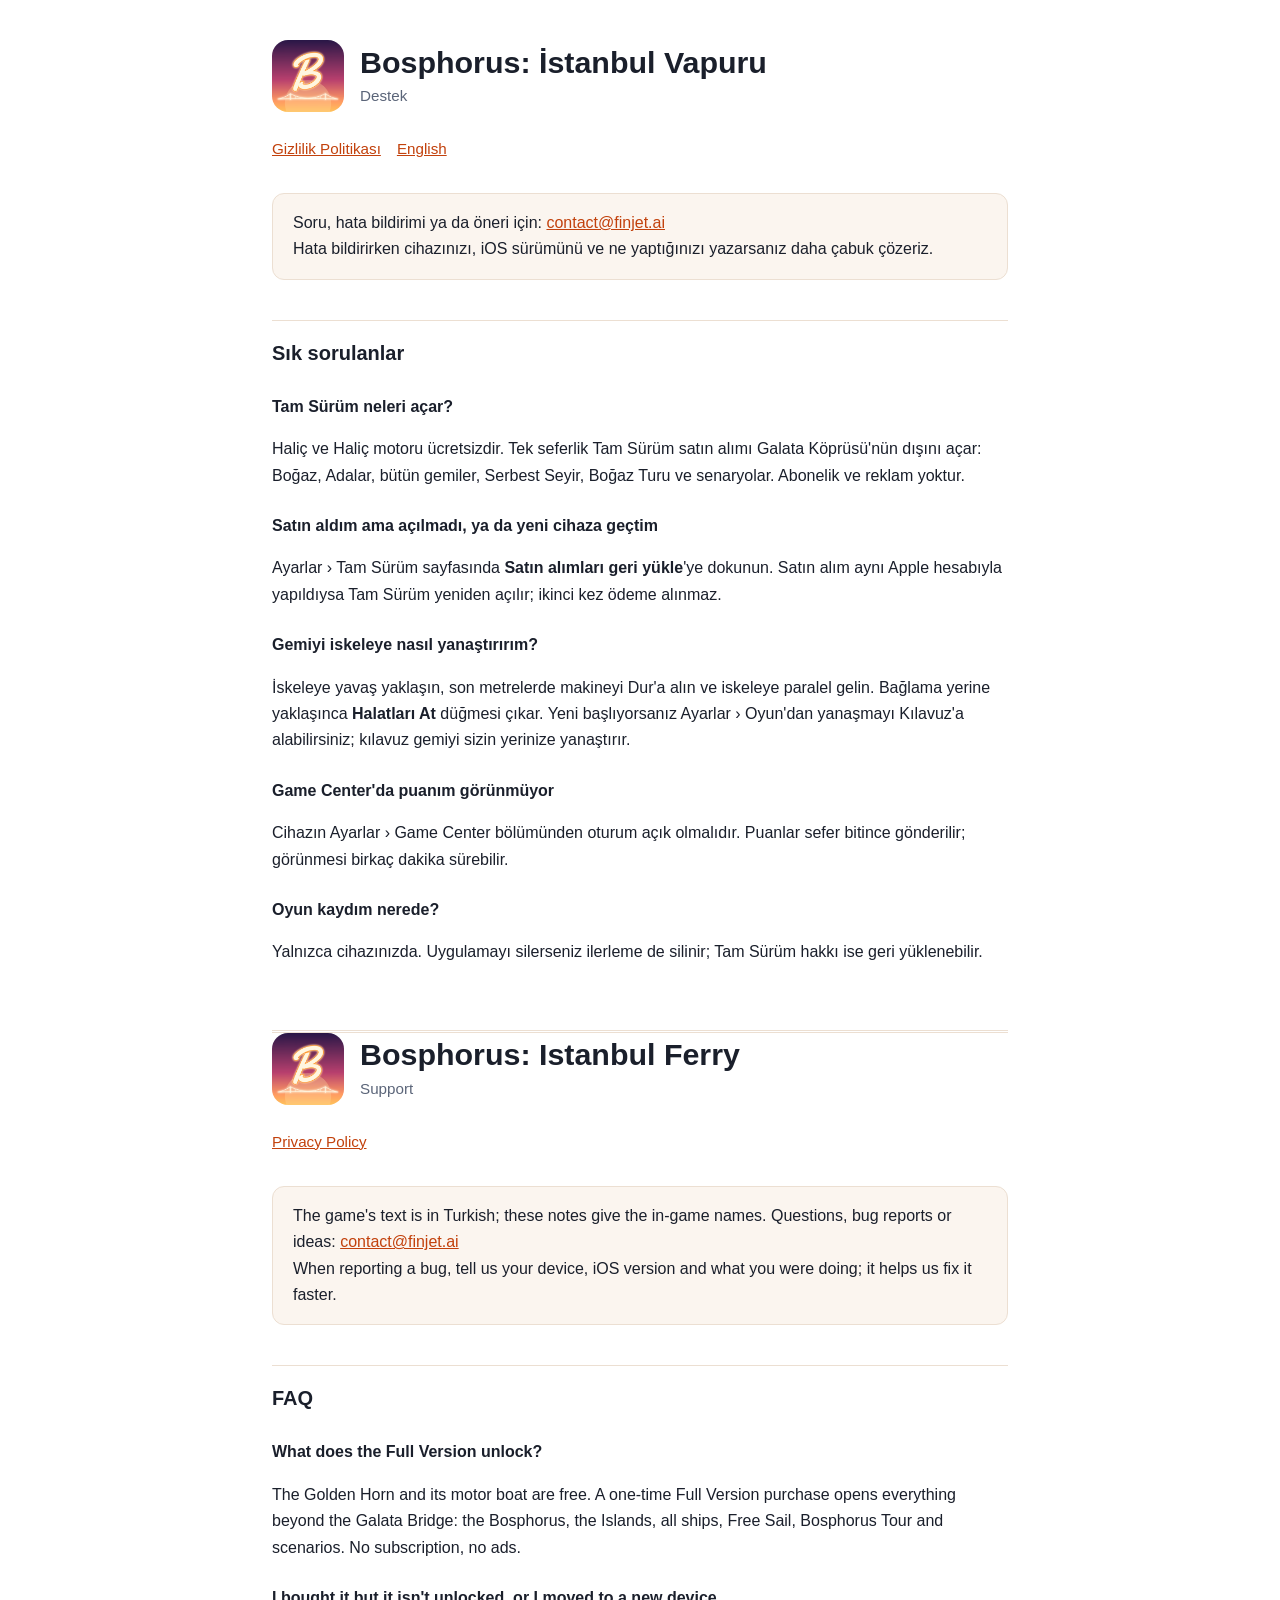
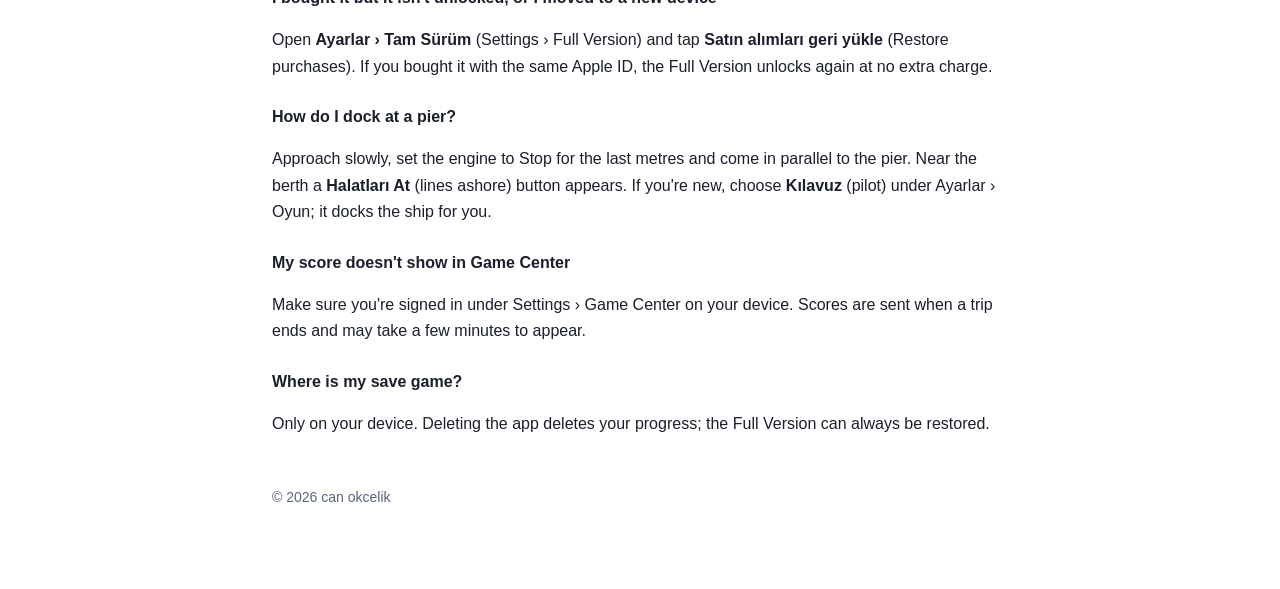
<file: index.html>
<!DOCTYPE html>
<html lang="tr">
<head>
<meta charset="utf-8">
<meta name="viewport" content="width=device-width, initial-scale=1">
<title>Bosphorus: İstanbul Vapuru — Destek / Support</title>
<link rel="stylesheet" href="style.css">
</head>
<body>
<main>

<header><img src="icon.png" alt=""><div><h1>Bosphorus: İstanbul Vapuru</h1><p class="sub">Destek</p></div></header>
<nav><a href="privacy/">Gizlilik Politikası</a><a href="#en">English</a></nav>

<div class="card">
  <p>Soru, hata bildirimi ya da öneri için: <a href="mailto:contact@finjet.ai">contact@finjet.ai</a><br>
  Hata bildirirken cihazınızı, iOS sürümünü ve ne yaptığınızı yazarsanız daha çabuk çözeriz.</p>
</div>

<h2>Sık sorulanlar</h2>

<h3>Tam Sürüm neleri açar?</h3>
<p>Haliç ve Haliç motoru ücretsizdir. Tek seferlik Tam Sürüm satın alımı Galata Köprüsü'nün dışını açar: Boğaz, Adalar, bütün gemiler,
Serbest Seyir, Boğaz Turu ve senaryolar. Abonelik ve reklam yoktur.</p>

<h3>Satın aldım ama açılmadı, ya da yeni cihaza geçtim</h3>
<p>Ayarlar › Tam Sürüm sayfasında <strong>Satın alımları geri yükle</strong>'ye dokunun. Satın alım aynı Apple hesabıyla
yapıldıysa Tam Sürüm yeniden açılır; ikinci kez ödeme alınmaz.</p>

<h3>Gemiyi iskeleye nasıl yanaştırırım?</h3>
<p>İskeleye yavaş yaklaşın, son metrelerde makineyi Dur'a alın ve iskeleye paralel gelin. Bağlama yerine yaklaşınca
<strong>Halatları At</strong> düğmesi çıkar. Yeni başlıyorsanız Ayarlar › Oyun'dan yanaşmayı Kılavuz'a alabilirsiniz; kılavuz gemiyi sizin yerinize yanaştırır.</p>

<h3>Game Center'da puanım görünmüyor</h3>
<p>Cihazın Ayarlar › Game Center bölümünden oturum açık olmalıdır. Puanlar sefer bitince gönderilir; görünmesi birkaç dakika sürebilir.</p>

<h3>Oyun kaydım nerede?</h3>
<p>Yalnızca cihazınızda. Uygulamayı silerseniz ilerleme de silinir; Tam Sürüm hakkı ise geri yüklenebilir.</p>

<hr class="lang-sep" id="en">

<header><img src="icon.png" alt=""><div><h1>Bosphorus: Istanbul Ferry</h1><p class="sub">Support</p></div></header>
<nav><a href="privacy/#en">Privacy Policy</a></nav>

<div class="card">
  <p>The game's text is in Turkish; these notes give the in-game names. Questions, bug reports or ideas: <a href="mailto:contact@finjet.ai">contact@finjet.ai</a><br>
  When reporting a bug, tell us your device, iOS version and what you were doing; it helps us fix it faster.</p>
</div>

<h2>FAQ</h2>

<h3>What does the Full Version unlock?</h3>
<p>The Golden Horn and its motor boat are free. A one-time Full Version purchase opens everything beyond the Galata Bridge: the Bosphorus,
the Islands, all ships, Free Sail, Bosphorus Tour and scenarios. No subscription, no ads.</p>

<h3>I bought it but it isn't unlocked, or I moved to a new device</h3>
<p>Open <strong>Ayarlar › Tam Sürüm</strong> (Settings › Full Version) and tap <strong>Satın alımları geri yükle</strong> (Restore purchases). If you bought it with the same Apple ID, the Full Version
unlocks again at no extra charge.</p>

<h3>How do I dock at a pier?</h3>
<p>Approach slowly, set the engine to Stop for the last metres and come in parallel to the pier. Near the berth a
<strong>Halatları At</strong> (lines ashore) button appears. If you're new, choose <strong>Kılavuz</strong> (pilot) under Ayarlar › Oyun; it docks the ship for you.</p>

<h3>My score doesn't show in Game Center</h3>
<p>Make sure you're signed in under Settings › Game Center on your device. Scores are sent when a trip ends and may take a few minutes to appear.</p>

<h3>Where is my save game?</h3>
<p>Only on your device. Deleting the app deletes your progress; the Full Version can always be restored.</p>

<footer>© 2026 can okcelik</footer>
</main>
</body>
</html>
</file>
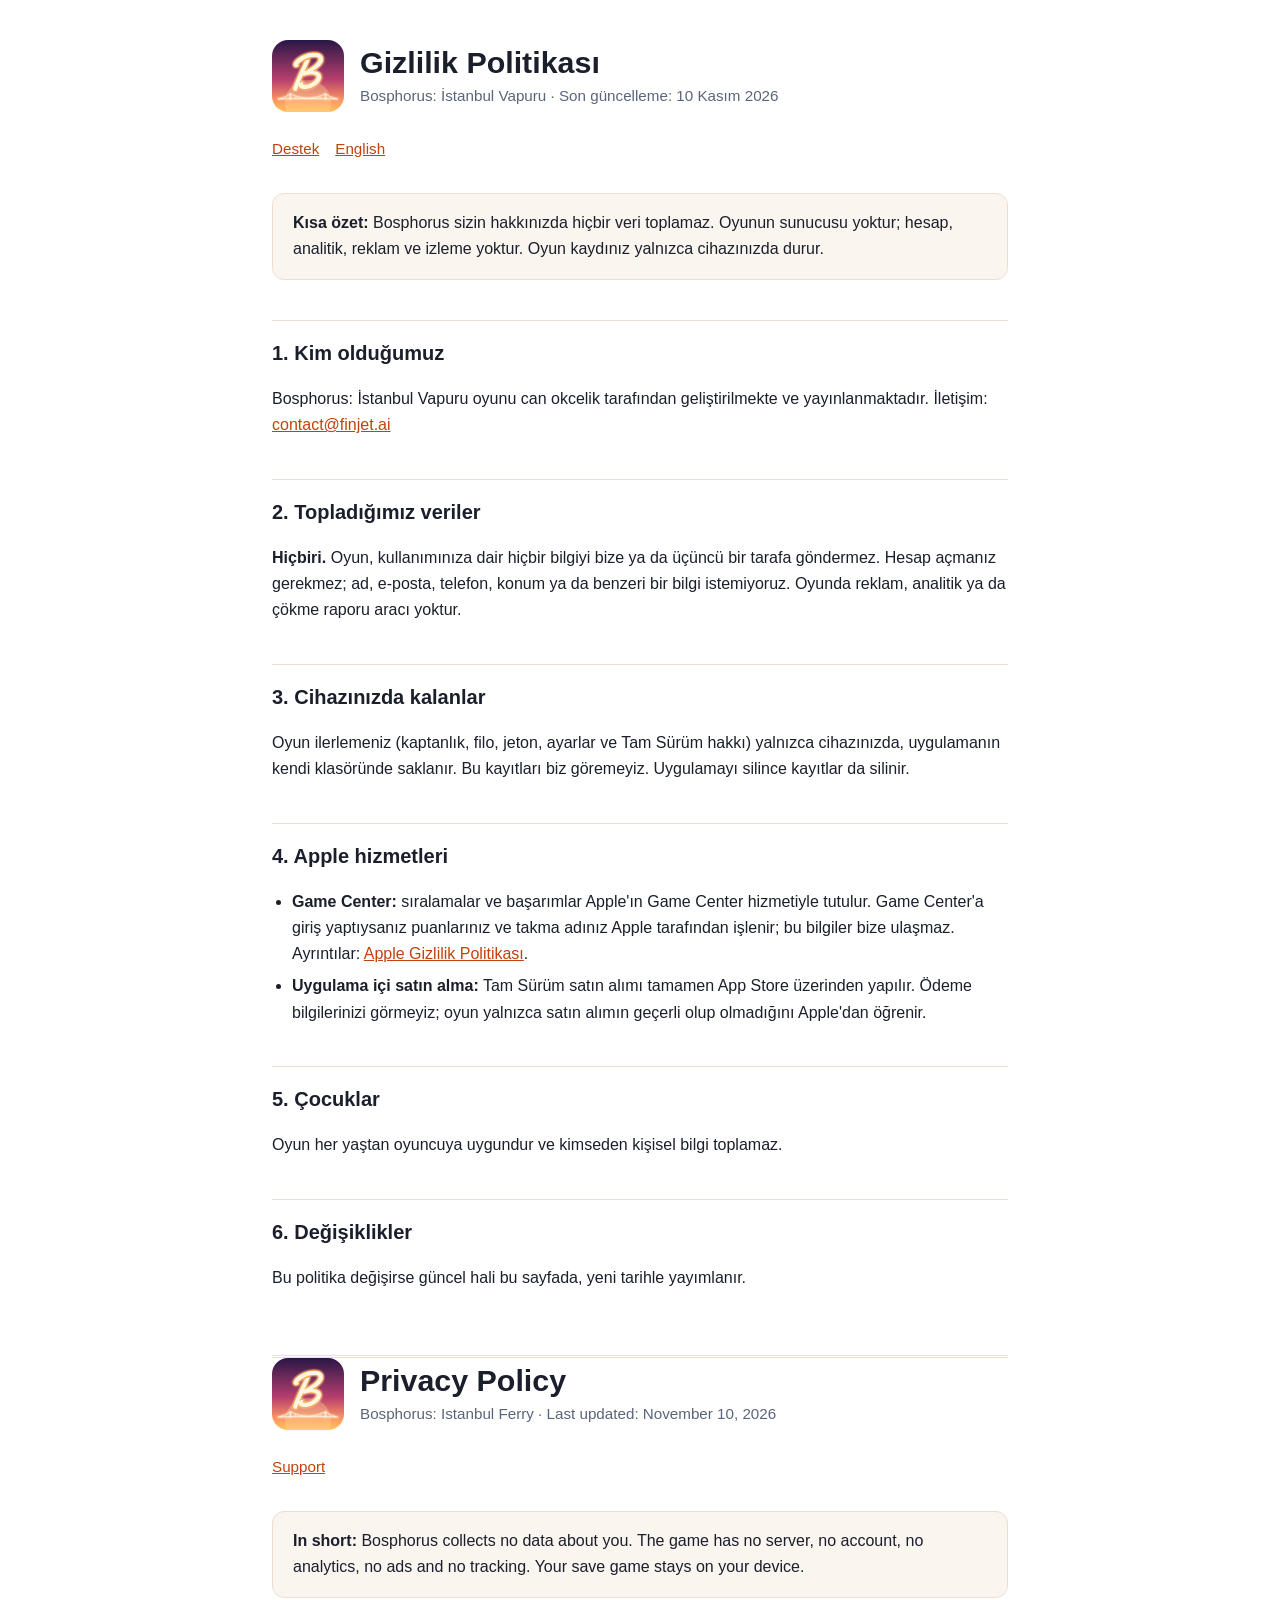
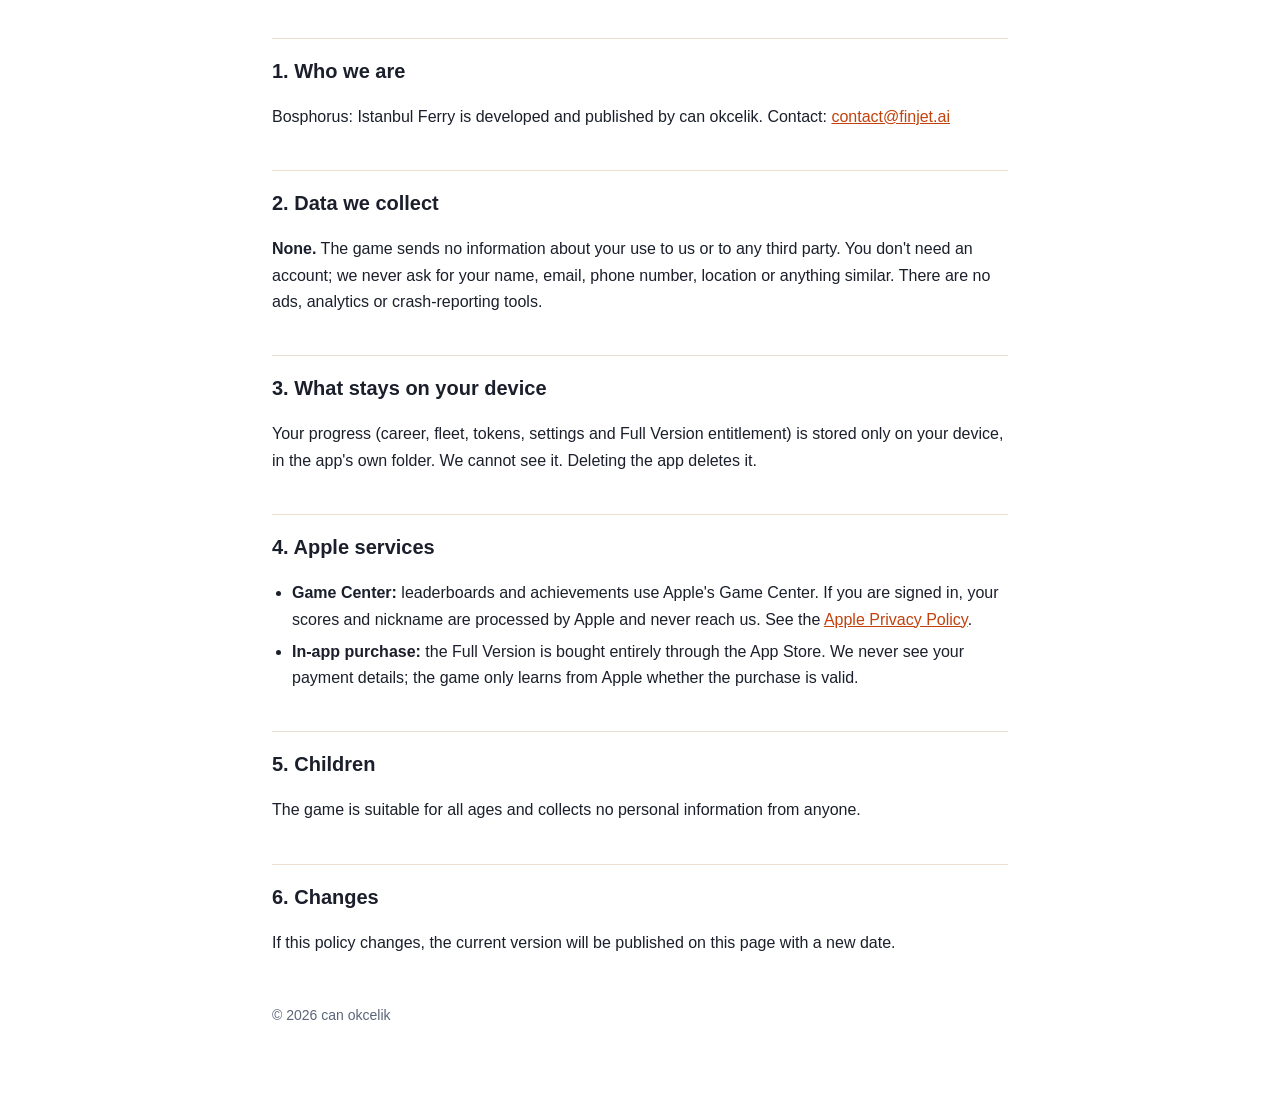
<file: privacy/index.html>
<!DOCTYPE html>
<html lang="tr">
<head>
<meta charset="utf-8">
<meta name="viewport" content="width=device-width, initial-scale=1">
<title>Bosphorus — Gizlilik Politikası / Privacy Policy</title>
<link rel="stylesheet" href="../style.css">
</head>
<body>
<main>

<header><img src="../icon.png" alt=""><div><h1>Gizlilik Politikası</h1><p class="sub">Bosphorus: İstanbul Vapuru · Son güncelleme: 10 Kasım 2026</p></div></header>
<nav><a href="../">Destek</a><a href="#en">English</a></nav>

<div class="card">
  <p><strong>Kısa özet:</strong> Bosphorus sizin hakkınızda hiçbir veri toplamaz. Oyunun sunucusu yoktur; hesap, analitik,
  reklam ve izleme yoktur. Oyun kaydınız yalnızca cihazınızda durur.</p>
</div>

<h2>1. Kim olduğumuz</h2>
<p>Bosphorus: İstanbul Vapuru oyunu can okcelik tarafından geliştirilmekte ve yayınlanmaktadır.
İletişim: <a href="mailto:contact@finjet.ai">contact@finjet.ai</a></p>

<h2>2. Topladığımız veriler</h2>
<p><strong>Hiçbiri.</strong> Oyun, kullanımınıza dair hiçbir bilgiyi bize ya da üçüncü bir tarafa göndermez. Hesap açmanız gerekmez;
ad, e-posta, telefon, konum ya da benzeri bir bilgi istemiyoruz. Oyunda reklam, analitik ya da çökme raporu aracı yoktur.</p>

<h2>3. Cihazınızda kalanlar</h2>
<p>Oyun ilerlemeniz (kaptanlık, filo, jeton, ayarlar ve Tam Sürüm hakkı) yalnızca cihazınızda, uygulamanın kendi klasöründe saklanır.
Bu kayıtları biz göremeyiz. Uygulamayı silince kayıtlar da silinir.</p>

<h2>4. Apple hizmetleri</h2>
<ul>
  <li><strong>Game Center:</strong> sıralamalar ve başarımlar Apple'ın Game Center hizmetiyle tutulur. Game Center'a giriş yaptıysanız
  puanlarınız ve takma adınız Apple tarafından işlenir; bu bilgiler bize ulaşmaz.
  Ayrıntılar: <a href="https://www.apple.com/legal/privacy/">Apple Gizlilik Politikası</a>.</li>
  <li><strong>Uygulama içi satın alma:</strong> Tam Sürüm satın alımı tamamen App Store üzerinden yapılır. Ödeme bilgilerinizi görmeyiz;
  oyun yalnızca satın alımın geçerli olup olmadığını Apple'dan öğrenir.</li>
</ul>

<h2>5. Çocuklar</h2>
<p>Oyun her yaştan oyuncuya uygundur ve kimseden kişisel bilgi toplamaz.</p>

<h2>6. Değişiklikler</h2>
<p>Bu politika değişirse güncel hali bu sayfada, yeni tarihle yayımlanır.</p>

<hr class="lang-sep" id="en">

<header><img src="../icon.png" alt=""><div><h1>Privacy Policy</h1><p class="sub">Bosphorus: Istanbul Ferry · Last updated: November 10, 2026</p></div></header>
<nav><a href="../#en">Support</a></nav>

<div class="card">
  <p><strong>In short:</strong> Bosphorus collects no data about you. The game has no server, no account, no analytics, no ads
  and no tracking. Your save game stays on your device.</p>
</div>

<h2>1. Who we are</h2>
<p>Bosphorus: Istanbul Ferry is developed and published by can okcelik.
Contact: <a href="mailto:contact@finjet.ai">contact@finjet.ai</a></p>

<h2>2. Data we collect</h2>
<p><strong>None.</strong> The game sends no information about your use to us or to any third party. You don't need an account;
we never ask for your name, email, phone number, location or anything similar. There are no ads, analytics or crash-reporting tools.</p>

<h2>3. What stays on your device</h2>
<p>Your progress (career, fleet, tokens, settings and Full Version entitlement) is stored only on your device, in the app's own folder.
We cannot see it. Deleting the app deletes it.</p>

<h2>4. Apple services</h2>
<ul>
  <li><strong>Game Center:</strong> leaderboards and achievements use Apple's Game Center. If you are signed in, your scores and nickname
  are processed by Apple and never reach us. See the <a href="https://www.apple.com/legal/privacy/">Apple Privacy Policy</a>.</li>
  <li><strong>In-app purchase:</strong> the Full Version is bought entirely through the App Store. We never see your payment details;
  the game only learns from Apple whether the purchase is valid.</li>
</ul>

<h2>5. Children</h2>
<p>The game is suitable for all ages and collects no personal information from anyone.</p>

<h2>6. Changes</h2>
<p>If this policy changes, the current version will be published on this page with a new date.</p>

<footer>© 2026 can okcelik</footer>
</main>
</body>
</html>
</file>
<file: style.css>
:root { --bg: #ffffff; --fg: #1a1f2b; --muted: #5b6579; --accent: #c2410c; --card: #fbf5ef; --line: #ecdfd2; }
@media (prefers-color-scheme: dark) { :root { --bg: #151021; --fg: #efe7f5; --muted: #a99bb8; --accent: #ffb347; --card: #1f1830; --line: #34294a; } }
* { box-sizing: border-box; }
body { margin: 0; padding: 2.5rem 1.25rem 5rem; background: var(--bg); color: var(--fg); font: 16px/1.65 -apple-system, BlinkMacSystemFont, "Segoe UI", Roboto, sans-serif; }
main { max-width: 46rem; margin: 0 auto; }
header { display: flex; align-items: center; gap: 1rem; margin-bottom: 1.5rem; }
header img { width: 72px; height: 72px; border-radius: 16px; }
h1 { font-size: 1.9rem; line-height: 1.2; margin: 0; }
h2 { font-size: 1.25rem; margin: 2.5rem 0 .75rem; padding-top: 1rem; border-top: 1px solid var(--line); }
h3 { font-size: 1rem; margin: 1.5rem 0 .4rem; }
.sub { color: var(--muted); margin: .2rem 0 0; font-size: .95rem; }
.card { background: var(--card); border: 1px solid var(--line); border-radius: 12px; padding: 1rem 1.25rem; margin: 1.5rem 0; }
.card p:first-child { margin-top: 0; } .card p:last-child { margin-bottom: 0; }
ul { padding-left: 1.25rem; } li { margin: .35rem 0; }
a { color: var(--accent); }
nav { display: flex; gap: 1rem; flex-wrap: wrap; margin: 0 0 2rem; font-size: .95rem; }
.lang-sep { margin: 4rem 0 0; border: 0; border-top: 3px double var(--line); }
footer { margin-top: 3rem; color: var(--muted); font-size: .875rem; }
</file>
